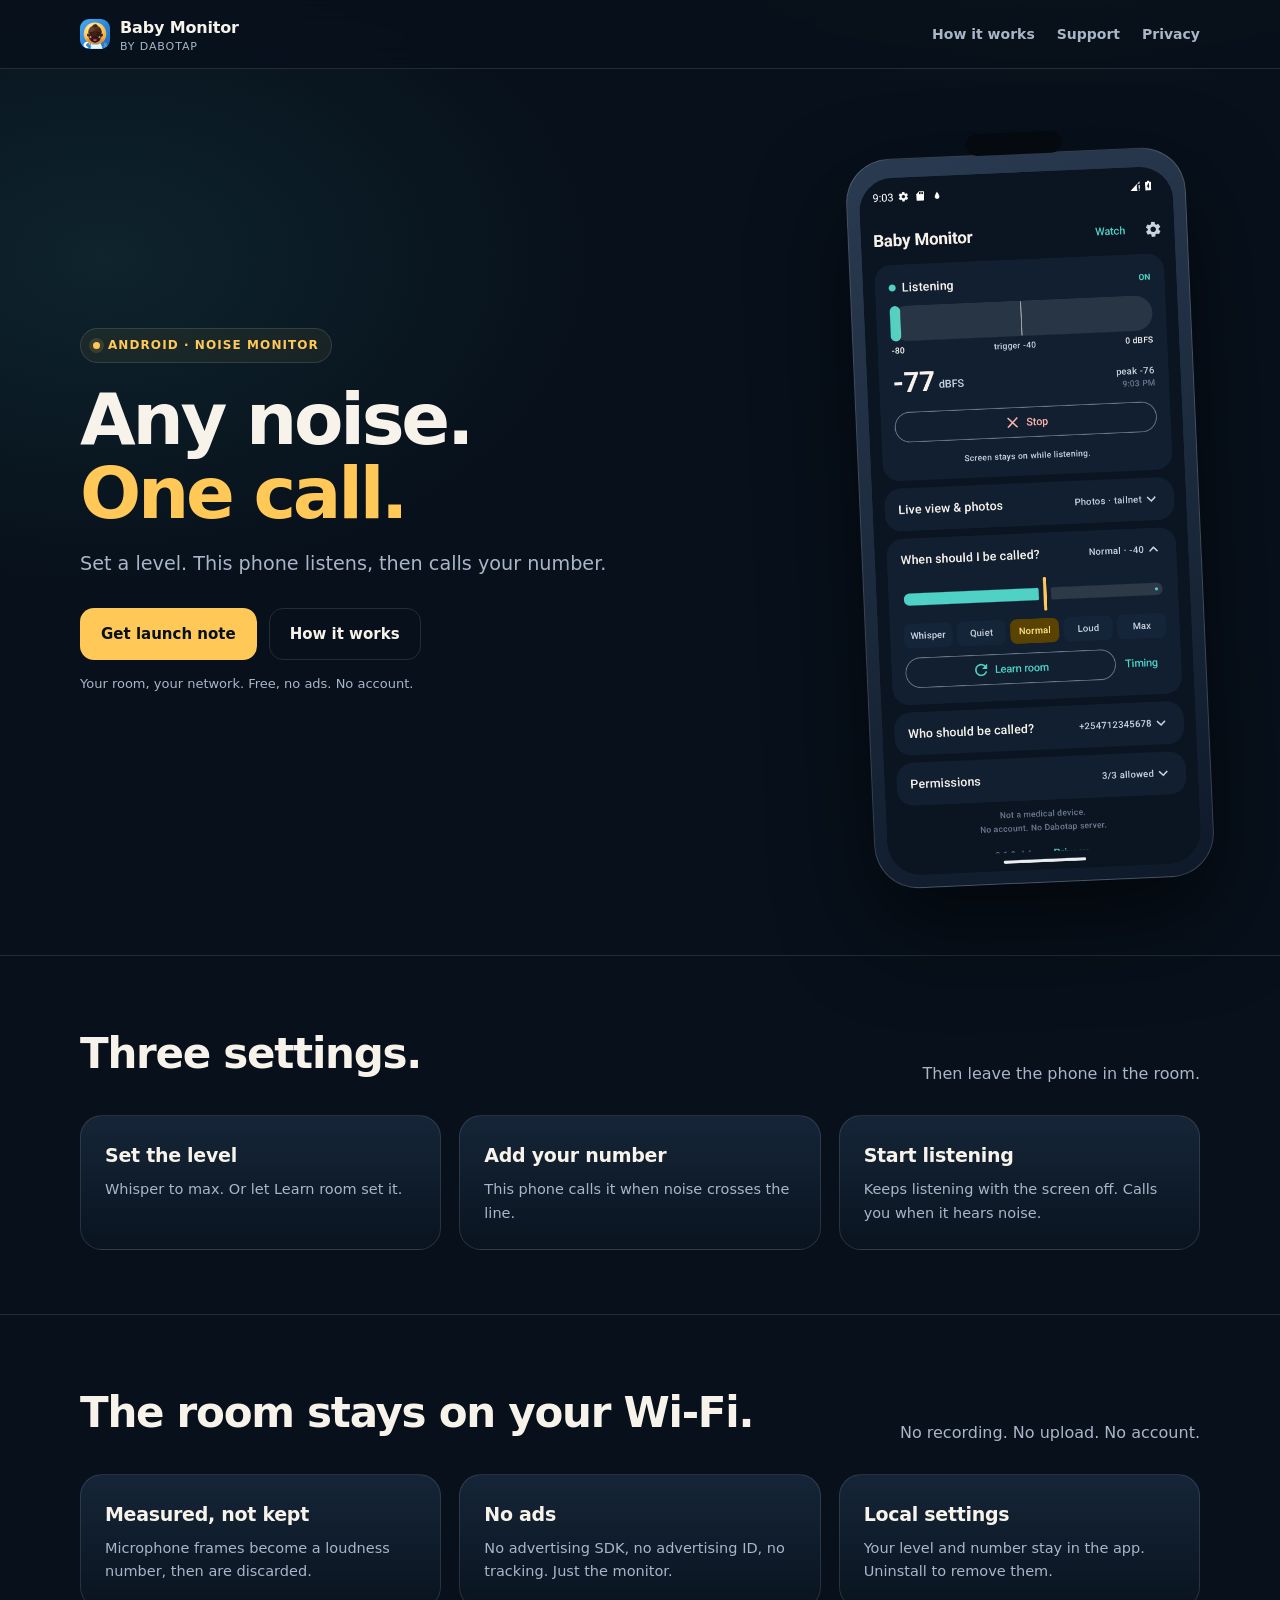
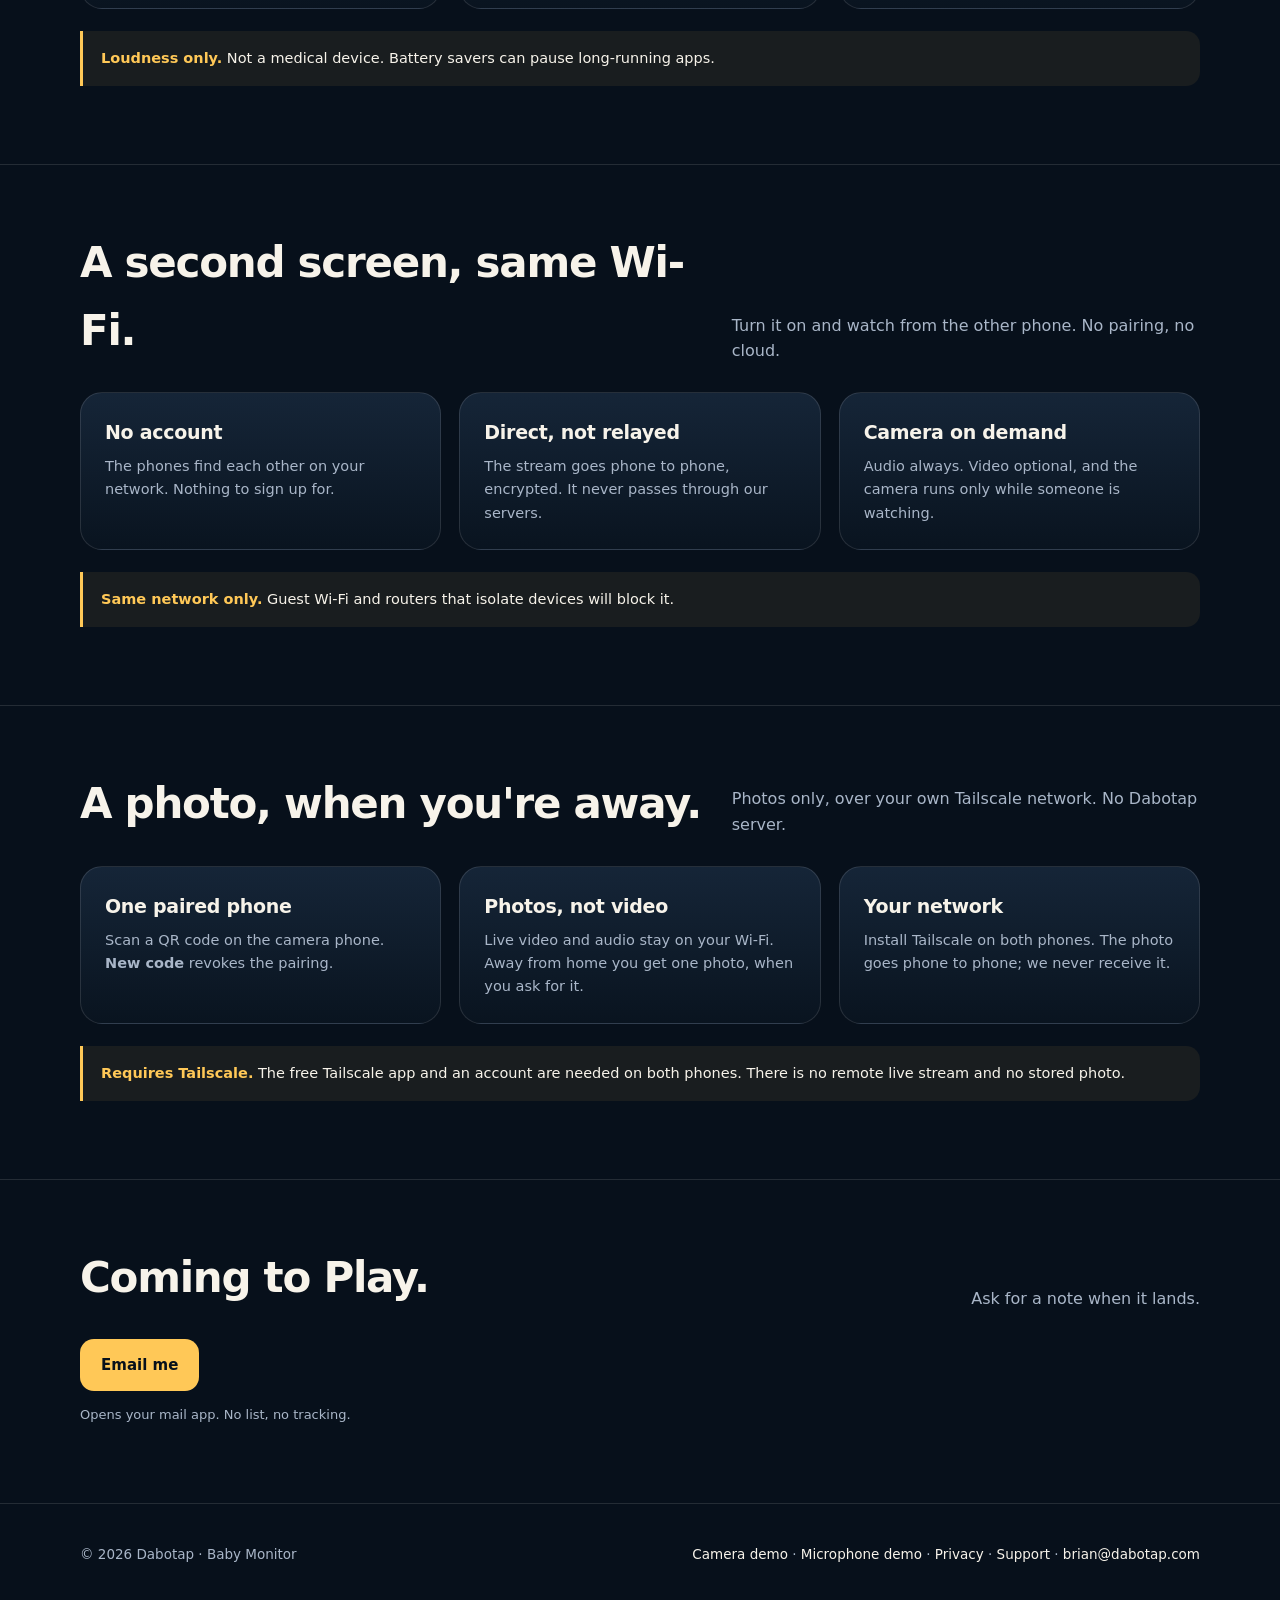
<file: index.html>
<!doctype html>
<html lang="en">
<head>
  <meta charset="utf-8">
  <meta name="viewport" content="width=device-width, initial-scale=1">
  <title>Baby Monitor — any noise, one call</title>
  <meta name="description" content="Baby Monitor is an Android noise monitor. Set a level; this phone listens and calls your number when the room gets loud. Optional live view on your Wi-Fi, and optional remote photos over your own Tailscale network — free, no ads, no account and no Dabotap server.">
  <meta name="theme-color" content="#0B1522">
  <link rel="icon" href="icon.svg" type="image/svg+xml">
  <link rel="stylesheet" href="styles.css">
  <meta property="og:title" content="Baby Monitor">
  <meta property="og:description" content="Any noise. One call. A free, ad-free Android baby monitor with an optional second screen on your own Wi-Fi, and remote photos over your own Tailscale network.">
  <meta property="og:type" content="website">
  <meta property="og:url" content="https://monitor.dabotap.com/">
</head>
<body>
  <header class="site">
    <div class="wrap nav">
      <a class="brand" href="/">
        <img src="icon.svg" alt="">
        <span>Baby Monitor<small>by Dabotap</small></span>
      </a>
      <nav class="links" aria-label="Primary">
        <a href="#how">How it works</a>
        <a href="support.html">Support</a>
        <a href="privacy.html">Privacy</a>
      </nav>
    </div>
  </header>

  <main>
    <div class="wrap hero">
      <div>
        <span class="eyebrow"><span class="dot"></span> Android · noise monitor</span>
        <h1>Any noise.<br><em>One call.</em></h1>
        <p class="lede">Set a level. This phone listens, then calls your number.</p>
        <div class="actions">
          <a class="btn primary" href="mailto:brian@dabotap.com?subject=Baby Monitor%20launch%20note">Get launch note</a>
          <a class="btn ghost" href="#how">How it works</a>
        </div>
        <p class="fineprint">Your room, your network. Free, no ads. No account.</p>
      </div>
      <div class="phone">
        <div class="notch" aria-hidden="true"></div>
        <img src="screenshots/home.png" alt="Baby Monitor listening screen with a live noise level and trigger level">
      </div>
    </div>

    <section id="how">
      <div class="wrap">
        <div class="section-head">
          <h2>Three settings.</h2>
          <p>Then leave the phone in the room.</p>
        </div>
        <div class="grid">
          <article class="card">
            <h3>Set the level</h3>
            <p>Whisper to max. Or let Learn room set it.</p>
          </article>
          <article class="card">
            <h3>Add your number</h3>
            <p>This phone calls it when noise crosses the line.</p>
          </article>
          <article class="card">
            <h3>Start listening</h3>
            <p>Keeps listening with the screen off. Calls you when it hears noise.</p>
          </article>
        </div>
      </div>
    </section>

    <section>
      <div class="wrap">
        <div class="section-head">
          <h2>The room stays on your Wi-Fi.</h2>
          <p>No recording. No upload. No account.</p>
        </div>
        <div class="grid">
          <article class="card">
            <h3>Measured, not kept</h3>
            <p>Microphone frames become a loudness number, then are discarded.</p>
          </article>
          <article class="card">
            <h3>No ads</h3>
            <p>No advertising SDK, no advertising ID, no tracking. Just the monitor.</p>
          </article>
          <article class="card">
            <h3>Local settings</h3>
            <p>Your level and number stay in the app. Uninstall to remove them.</p>
          </article>
        </div>
        <p class="note mt-22"><strong>Loudness only.</strong> Not a medical device. Battery savers can pause long-running apps.</p>
      </div>
    </section>

    <section id="live-view">
      <div class="wrap">
        <div class="section-head">
          <h2>A second screen, same Wi-Fi.</h2>
          <p>Turn it on and watch from the other phone. No pairing, no cloud.</p>
        </div>
        <div class="grid">
          <article class="card">
            <h3>No account</h3>
            <p>The phones find each other on your network. Nothing to sign up for.</p>
          </article>
          <article class="card">
            <h3>Direct, not relayed</h3>
            <p>The stream goes phone to phone, encrypted. It never passes through our servers.</p>
          </article>
          <article class="card">
            <h3>Camera on demand</h3>
            <p>Audio always. Video optional, and the camera runs only while someone is watching.</p>
          </article>
        </div>
        <p class="note mt-22"><strong>Same network only.</strong> Guest Wi-Fi and routers that isolate devices will block it.</p>
      </div>
    </section>

    <section id="remote-photos">
      <div class="wrap">
        <div class="section-head">
          <h2>A photo, when you're away.</h2>
          <p>Photos only, over your own Tailscale network. No Dabotap server.</p>
        </div>
        <div class="grid">
          <article class="card">
            <h3>One paired phone</h3>
            <p>Scan a QR code on the camera phone. <strong>New code</strong> revokes the pairing.</p>
          </article>
          <article class="card">
            <h3>Photos, not video</h3>
            <p>Live video and audio stay on your Wi-Fi. Away from home you get one photo, when you ask for it.</p>
          </article>
          <article class="card">
            <h3>Your network</h3>
            <p>Install Tailscale on both phones. The photo goes phone to phone; we never receive it.</p>
          </article>
        </div>
        <p class="note mt-22"><strong>Requires Tailscale.</strong> The free Tailscale app and an account are needed on both phones. There is no remote live stream and no stored photo.</p>
      </div>
    </section>

    <section id="early-access">
      <div class="wrap">
        <div class="section-head">
          <h2>Coming to Play.</h2>
          <p>Ask for a note when it lands.</p>
        </div>
        <div class="actions">
          <a class="btn primary" href="mailto:brian@dabotap.com?subject=Baby Monitor%20launch%20note">Email me</a>
        </div>
        <p class="fineprint">Opens your mail app. No list, no tracking.</p>
      </div>
    </section>
  </main>

  <footer class="site">
    <div class="wrap footer-row">
      <span>© 2026 Dabotap · Baby Monitor</span>
      <span>
        <a href="fgs-camera.html">Camera demo</a> ·
        <a href="fgs-microphone.html">Microphone demo</a> ·
        <a href="privacy.html">Privacy</a> ·
        <a href="support.html">Support</a> ·
        <a href="mailto:brian@dabotap.com">brian@dabotap.com</a>
      </span>
    </div>
  </footer>
</body>
</html>
</file>
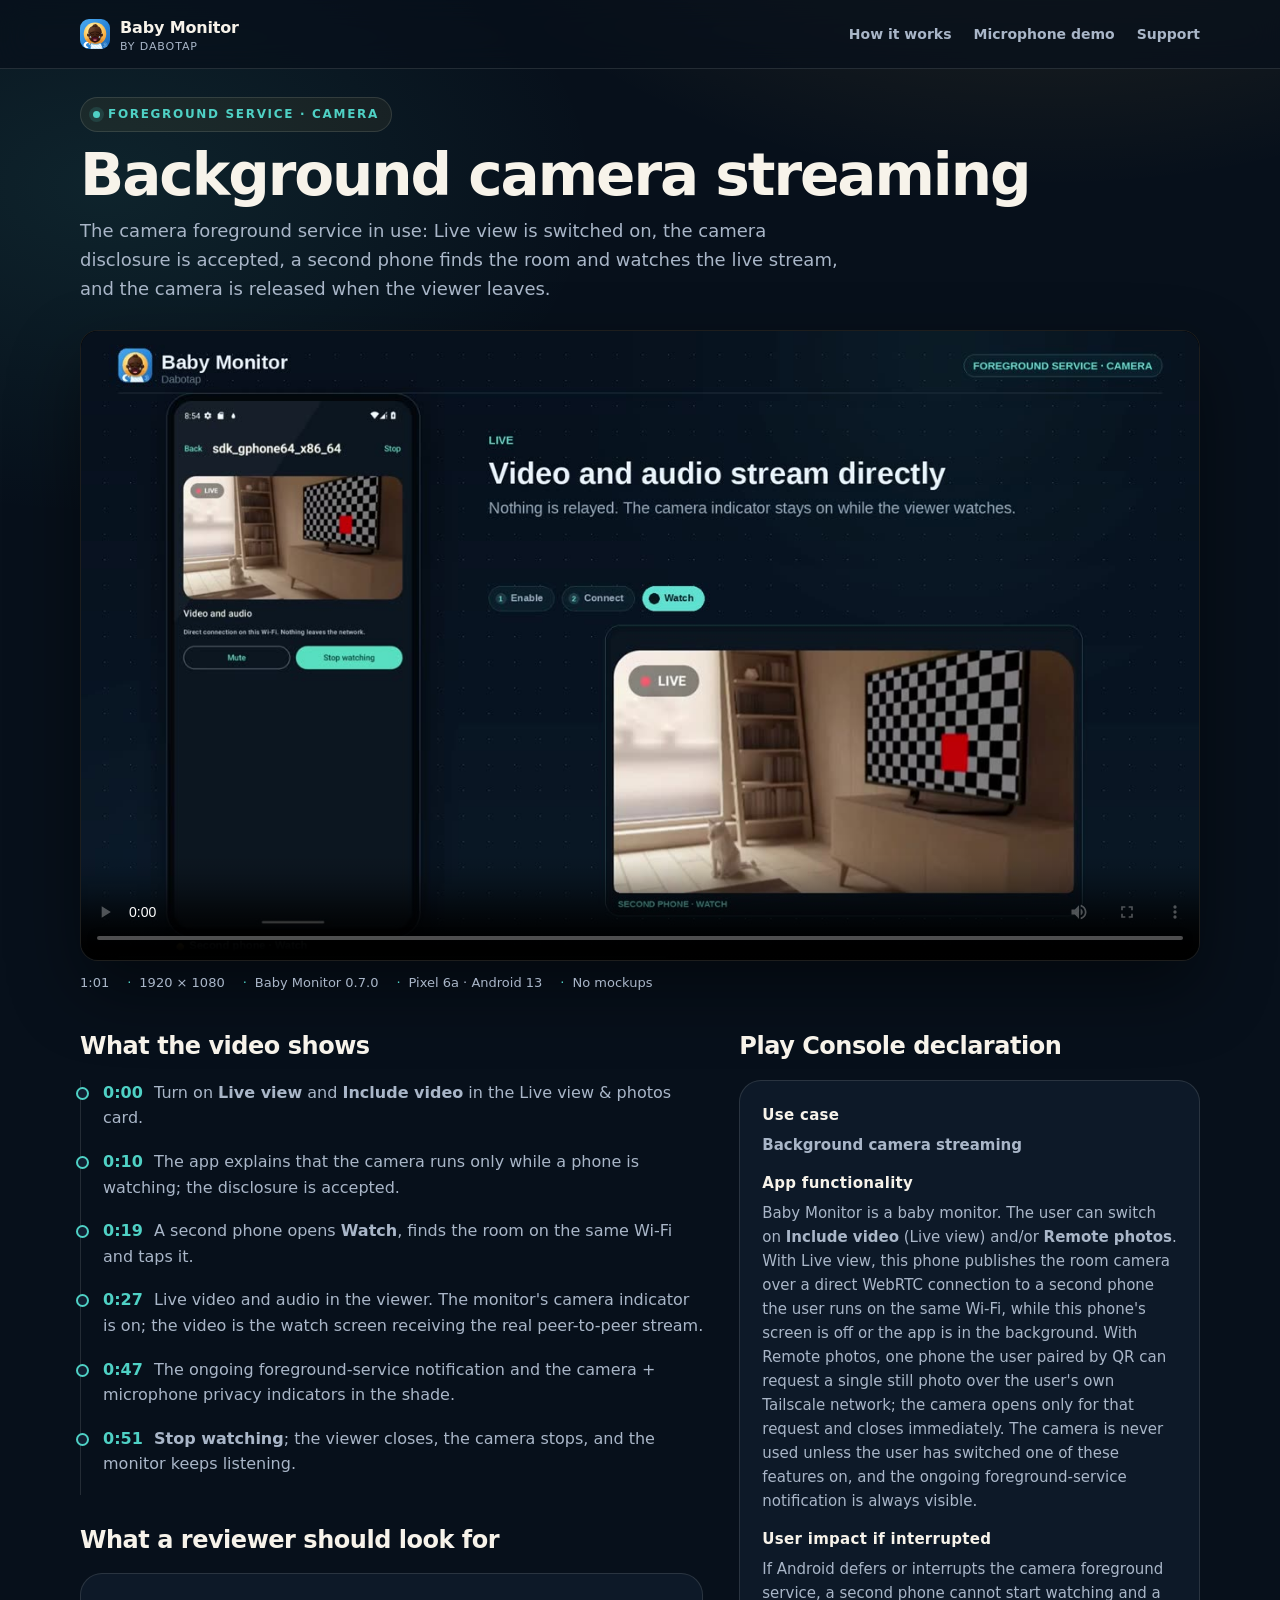
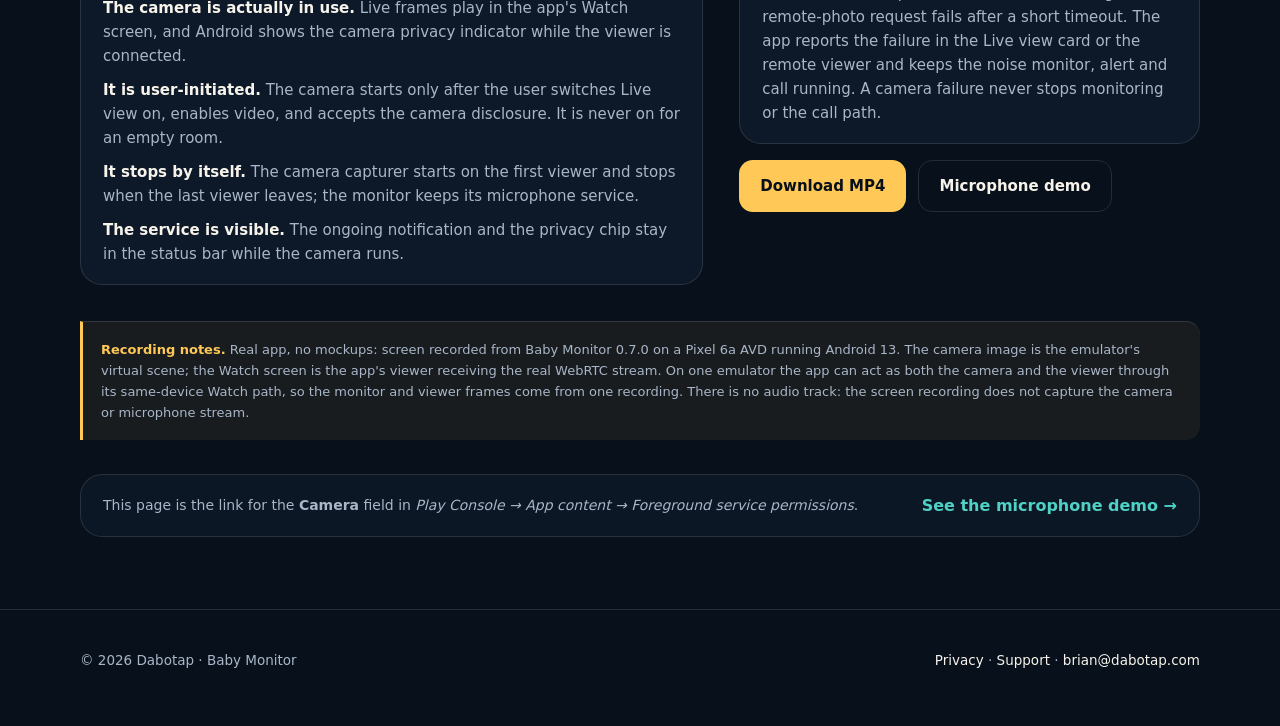
<file: fgs-camera.html>
<!doctype html>
<html lang="en">
<head>
  <meta charset="utf-8">
  <meta name="viewport" content="width=device-width, initial-scale=1">
  <title>Foreground service demo — camera · Baby Monitor</title>
  <meta name="description" content="Screen recording of Baby Monitor using the FOREGROUND_SERVICE_CAMERA type: Live view, camera disclosure, a second phone watching, the camera privacy indicator and the ongoing notification.">
  <meta name="theme-color" content="#0B1522">
  <link rel="icon" href="icon.svg" type="image/svg+xml">
  <link rel="stylesheet" href="styles.css">
  <link rel="stylesheet" href="demo.css">
  <meta property="og:title" content="Baby Monitor — background camera streaming demo">
  <meta property="og:description" content="A real screen recording of the camera foreground service: Live view, a second phone watching, the camera indicator and the pinned notification.">
  <meta property="og:type" content="video.other">
  <meta property="og:url" content="https://monitor.dabotap.com/fgs-camera.html">
  <meta property="og:video" content="https://monitor.dabotap.com/videos/fgs-camera.mp4?v=2">
</head>
<body>
  <header class="site">
    <div class="wrap nav">
      <a class="brand" href="/">
        <img src="icon.svg" alt="">
        <span>Baby Monitor<small>by Dabotap</small></span>
      </a>
      <nav class="links" aria-label="Primary">
        <a href="/#how">How it works</a>
        <a href="fgs-microphone.html">Microphone demo</a>
        <a href="support.html">Support</a>
      </nav>
    </div>
  </header>

  <main class="wrap demo">
    <span class="eyebrow"><span class="dot"></span> Foreground service · Camera</span>
    <h1>Background camera streaming</h1>
    <p class="lede">The camera foreground service in use: Live view is switched on, the camera disclosure is accepted, a second phone finds the room and watches the live stream, and the camera is released when the viewer leaves.</p>

    <figure class="player">
      <video controls playsinline preload="metadata" poster="videos/fgs-camera-poster.jpg?v=2">
        <source src="videos/fgs-camera.mp4?v=2" type="video/mp4">
        Your browser cannot play this video. <a href="videos/fgs-camera.mp4?v=2">Download the MP4</a>.
      </video>
    </figure>
    <p class="meta"><span>1:01</span><span>1920 × 1080</span><span>Baby Monitor 0.7.0</span><span>Pixel 6a · Android 13</span><span>No mockups</span></p>

    <div class="cols">
      <div>
        <h2>What the video shows</h2>
        <ol class="timeline">
          <li><b>0:00</b> Turn on <strong>Live view</strong> and <strong>Include video</strong> in the Live view &amp; photos card.</li>
          <li><b>0:10</b> The app explains that the camera runs only while a phone is watching; the disclosure is accepted.</li>
          <li><b>0:19</b> A second phone opens <strong>Watch</strong>, finds the room on the same Wi-Fi and taps it.</li>
          <li><b>0:27</b> Live video and audio in the viewer. The monitor's camera indicator is on; the video is the watch screen receiving the real peer-to-peer stream.</li>
          <li><b>0:47</b> The ongoing foreground-service notification and the camera + microphone privacy indicators in the shade.</li>
          <li><b>0:51</b> <strong>Stop watching</strong>; the viewer closes, the camera stops, and the monitor keeps listening.</li>
        </ol>

        <h2 style="margin-top:26px">What a reviewer should look for</h2>
        <div class="panel">
          <p><span class="k">The camera is actually in use.</span> Live frames play in the app's Watch screen, and Android shows the camera privacy indicator while the viewer is connected.</p>
          <p><span class="k">It is user-initiated.</span> The camera starts only after the user switches Live view on, enables video, and accepts the camera disclosure. It is never on for an empty room.</p>
          <p><span class="k">It stops by itself.</span> The camera capturer starts on the first viewer and stops when the last viewer leaves; the monitor keeps its microphone service.</p>
          <p><span class="k">The service is visible.</span> The ongoing notification and the privacy chip stay in the status bar while the camera runs.</p>
        </div>
      </div>

      <aside>
        <h2>Play Console declaration</h2>
        <div class="panel">
          <h3>Use case</h3>
          <p><strong>Background camera streaming</strong></p>
          <h3 style="margin-top:14px">App functionality</h3>
          <p>Baby Monitor is a baby monitor. The user can switch on <strong>Include video</strong> (Live view) and/or <strong>Remote photos</strong>. With Live view, this phone publishes the room camera over a direct WebRTC connection to a second phone the user runs on the same Wi-Fi, while this phone's screen is off or the app is in the background. With Remote photos, one phone the user paired by QR can request a single still photo over the user's own Tailscale network; the camera opens only for that request and closes immediately. The camera is never used unless the user has switched one of these features on, and the ongoing foreground-service notification is always visible.</p>
          <h3 style="margin-top:14px">User impact if interrupted</h3>
          <p>If Android defers or interrupts the camera foreground service, a second phone cannot start watching and a remote-photo request fails after a short timeout. The app reports the failure in the Live view card or the remote viewer and keeps the noise monitor, alert and call running. A camera failure never stops monitoring or the call path.</p>
        </div>
        <div class="actions" style="margin-top:16px;margin-bottom:0">
          <a class="btn primary" href="videos/fgs-camera.mp4?v=2" download>Download MP4</a>
          <a class="btn ghost" href="fgs-microphone.html">Microphone demo</a>
        </div>
      </aside>
    </div>

    <p class="note"><strong>Recording notes.</strong> Real app, no mockups: screen recorded from Baby Monitor 0.7.0 on a Pixel 6a AVD running Android 13. The camera image is the emulator's virtual scene; the Watch screen is the app's viewer receiving the real WebRTC stream. On one emulator the app can act as both the camera and the viewer through its same-device Watch path, so the monitor and viewer frames come from one recording. There is no audio track: the screen recording does not capture the camera or microphone stream.</p>

    <div class="other">
      <p>This page is the link for the <strong>Camera</strong> field in <em>Play Console → App content → Foreground service permissions</em>.</p>
      <a href="fgs-microphone.html">See the microphone demo →</a>
    </div>
  </main>

  <footer class="site">
    <div class="wrap footer-row">
      <span>© 2026 Dabotap · Baby Monitor</span>
      <span>
        <a href="privacy.html">Privacy</a> ·
        <a href="support.html">Support</a> ·
        <a href="mailto:brian@dabotap.com">brian@dabotap.com</a>
      </span>
    </div>
  </footer>
</body>
</html>
</file>
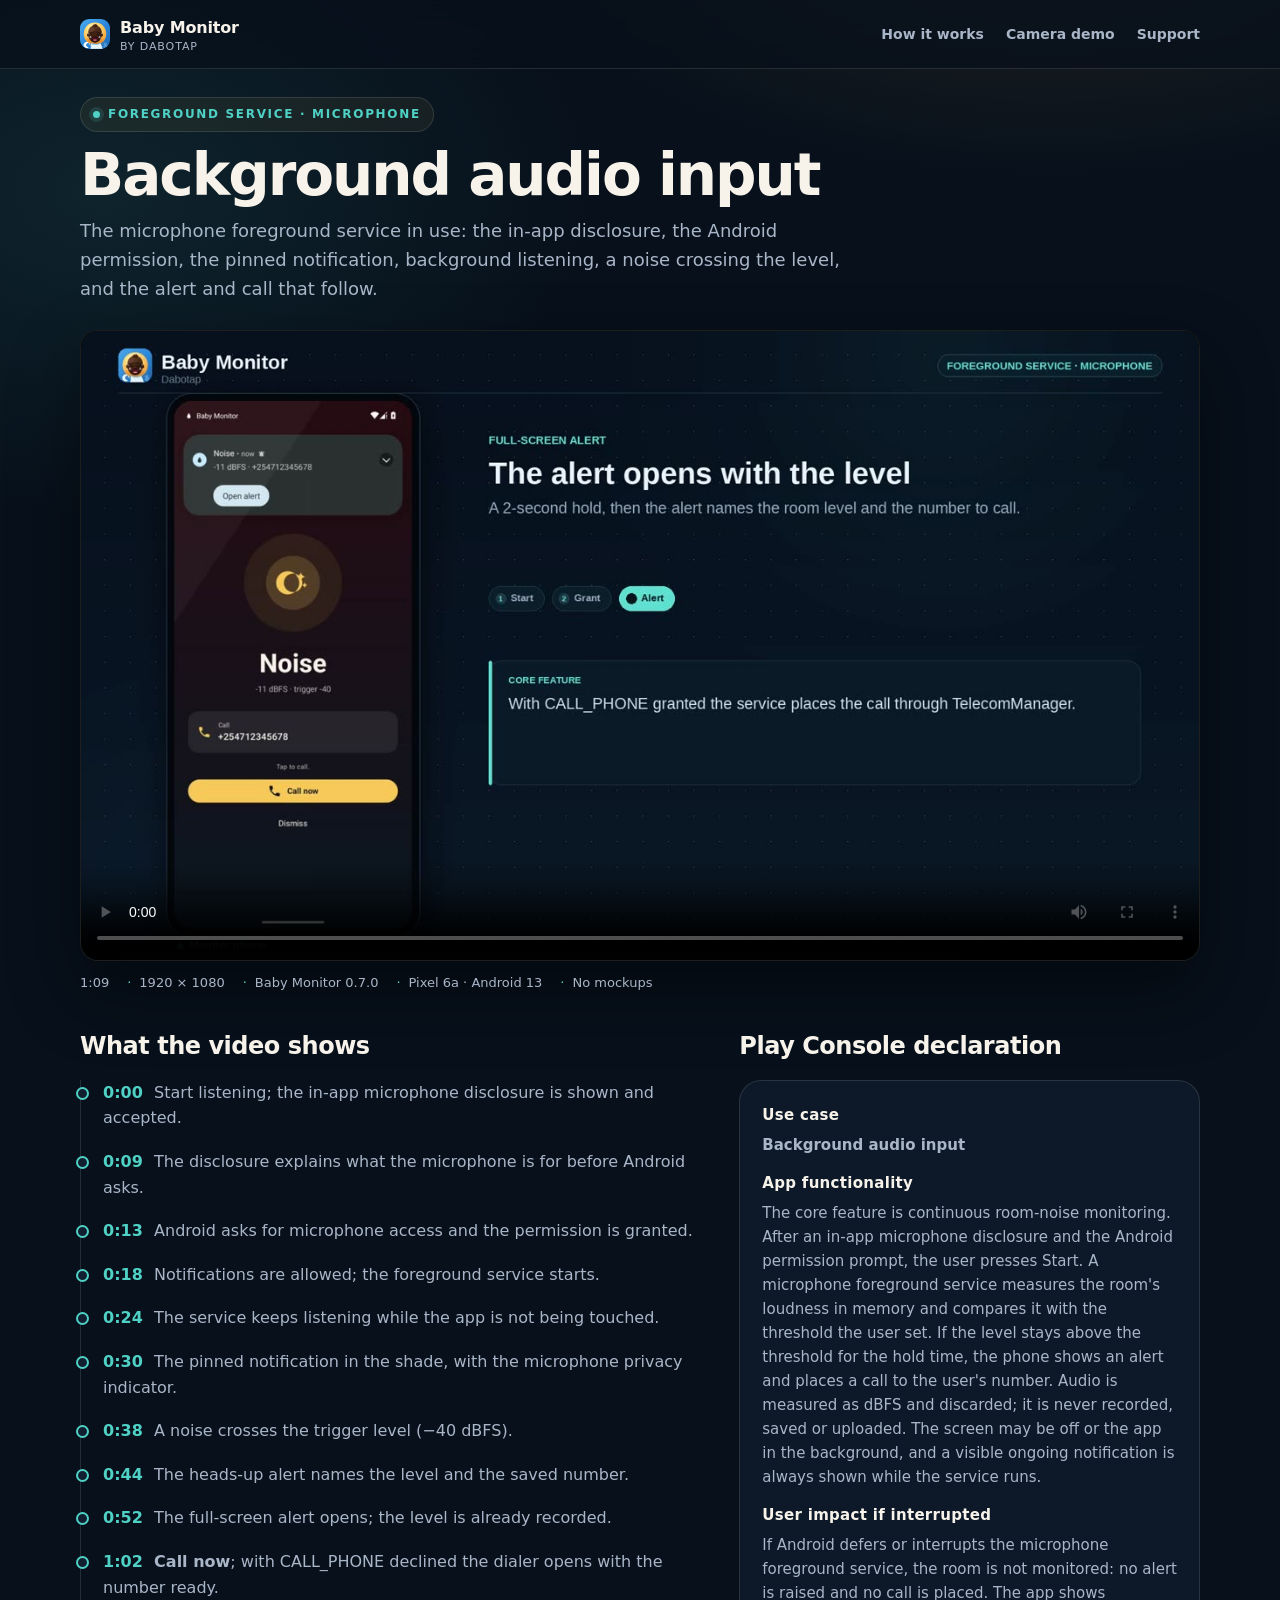
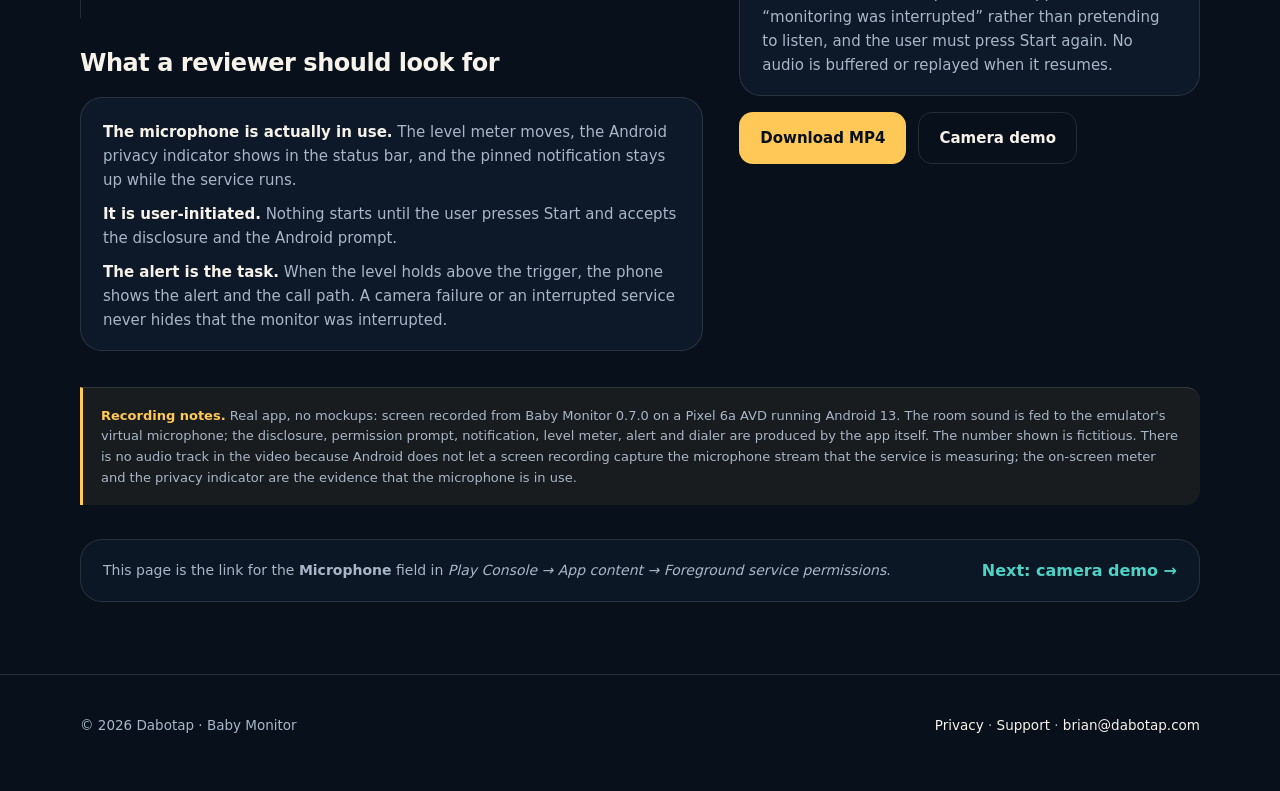
<file: fgs-microphone.html>
<!doctype html>
<html lang="en">
<head>
  <meta charset="utf-8">
  <meta name="viewport" content="width=device-width, initial-scale=1">
  <title>Foreground service demo — microphone · Baby Monitor</title>
  <meta name="description" content="Screen recording of Baby Monitor using the FOREGROUND_SERVICE_MICROPHONE type: disclosure, permission, ongoing notification, background listening, noise alert and call.">
  <meta name="theme-color" content="#0B1522">
  <link rel="icon" href="icon.svg" type="image/svg+xml">
  <link rel="stylesheet" href="styles.css">
  <link rel="stylesheet" href="demo.css">
  <meta property="og:title" content="Baby Monitor — background audio input demo">
  <meta property="og:description" content="A real screen recording of the microphone foreground service: disclosure, permission, pinned notification, alert and call.">
  <meta property="og:type" content="video.other">
  <meta property="og:url" content="https://monitor.dabotap.com/fgs-microphone.html">
  <meta property="og:video" content="https://monitor.dabotap.com/videos/fgs-microphone.mp4?v=2">
</head>
<body>
  <header class="site">
    <div class="wrap nav">
      <a class="brand" href="/">
        <img src="icon.svg" alt="">
        <span>Baby Monitor<small>by Dabotap</small></span>
      </a>
      <nav class="links" aria-label="Primary">
        <a href="/#how">How it works</a>
        <a href="fgs-camera.html">Camera demo</a>
        <a href="support.html">Support</a>
      </nav>
    </div>
  </header>

  <main class="wrap demo">
    <span class="eyebrow"><span class="dot"></span> Foreground service · Microphone</span>
    <h1>Background audio input</h1>
    <p class="lede">The microphone foreground service in use: the in-app disclosure, the Android permission, the pinned notification, background listening, a noise crossing the level, and the alert and call that follow.</p>

    <figure class="player">
      <video controls playsinline preload="metadata" poster="videos/fgs-microphone-poster.jpg?v=2">
        <source src="videos/fgs-microphone.mp4?v=2" type="video/mp4">
        Your browser cannot play this video. <a href="videos/fgs-microphone.mp4?v=2">Download the MP4</a>.
      </video>
    </figure>
    <p class="meta"><span>1:09</span><span>1920 × 1080</span><span>Baby Monitor 0.7.0</span><span>Pixel 6a · Android 13</span><span>No mockups</span></p>

    <div class="cols">
      <div>
        <h2>What the video shows</h2>
        <ol class="timeline">
          <li><b>0:00</b> Start listening; the in-app microphone disclosure is shown and accepted.</li>
          <li><b>0:09</b> The disclosure explains what the microphone is for before Android asks.</li>
          <li><b>0:13</b> Android asks for microphone access and the permission is granted.</li>
          <li><b>0:18</b> Notifications are allowed; the foreground service starts.</li>
          <li><b>0:24</b> The service keeps listening while the app is not being touched.</li>
          <li><b>0:30</b> The pinned notification in the shade, with the microphone privacy indicator.</li>
          <li><b>0:38</b> A noise crosses the trigger level (−40 dBFS).</li>
          <li><b>0:44</b> The heads-up alert names the level and the saved number.</li>
          <li><b>0:52</b> The full-screen alert opens; the level is already recorded.</li>
          <li><b>1:02</b> <strong>Call now</strong>; with CALL_PHONE declined the dialer opens with the number ready.</li>
        </ol>

        <h2 style="margin-top:26px">What a reviewer should look for</h2>
        <div class="panel">
          <p><span class="k">The microphone is actually in use.</span> The level meter moves, the Android privacy indicator shows in the status bar, and the pinned notification stays up while the service runs.</p>
          <p><span class="k">It is user-initiated.</span> Nothing starts until the user presses Start and accepts the disclosure and the Android prompt.</p>
          <p><span class="k">The alert is the task.</span> When the level holds above the trigger, the phone shows the alert and the call path. A camera failure or an interrupted service never hides that the monitor was interrupted.</p>
        </div>
      </div>

      <aside>
        <h2>Play Console declaration</h2>
        <div class="panel">
          <h3>Use case</h3>
          <p><strong>Background audio input</strong></p>
          <h3 style="margin-top:14px">App functionality</h3>
          <p>The core feature is continuous room-noise monitoring. After an in-app microphone disclosure and the Android permission prompt, the user presses Start. A microphone foreground service measures the room's loudness in memory and compares it with the threshold the user set. If the level stays above the threshold for the hold time, the phone shows an alert and places a call to the user's number. Audio is measured as dBFS and discarded; it is never recorded, saved or uploaded. The screen may be off or the app in the background, and a visible ongoing notification is always shown while the service runs.</p>
          <h3 style="margin-top:14px">User impact if interrupted</h3>
          <p>If Android defers or interrupts the microphone foreground service, the room is not monitored: no alert is raised and no call is placed. The app shows “monitoring was interrupted” rather than pretending to listen, and the user must press Start again. No audio is buffered or replayed when it resumes.</p>
        </div>
        <div class="actions" style="margin-top:16px;margin-bottom:0">
          <a class="btn primary" href="videos/fgs-microphone.mp4?v=2" download>Download MP4</a>
          <a class="btn ghost" href="fgs-camera.html">Camera demo</a>
        </div>
      </aside>
    </div>

    <p class="note"><strong>Recording notes.</strong> Real app, no mockups: screen recorded from Baby Monitor 0.7.0 on a Pixel 6a AVD running Android 13. The room sound is fed to the emulator's virtual microphone; the disclosure, permission prompt, notification, level meter, alert and dialer are produced by the app itself. The number shown is fictitious. There is no audio track in the video because Android does not let a screen recording capture the microphone stream that the service is measuring; the on-screen meter and the privacy indicator are the evidence that the microphone is in use.</p>

    <div class="other">
      <p>This page is the link for the <strong>Microphone</strong> field in <em>Play Console → App content → Foreground service permissions</em>.</p>
      <a href="fgs-camera.html">Next: camera demo →</a>
    </div>
  </main>

  <footer class="site">
    <div class="wrap footer-row">
      <span>© 2026 Dabotap · Baby Monitor</span>
      <span>
        <a href="privacy.html">Privacy</a> ·
        <a href="support.html">Support</a> ·
        <a href="mailto:brian@dabotap.com">brian@dabotap.com</a>
      </span>
    </div>
  </footer>
</body>
</html>
</file>
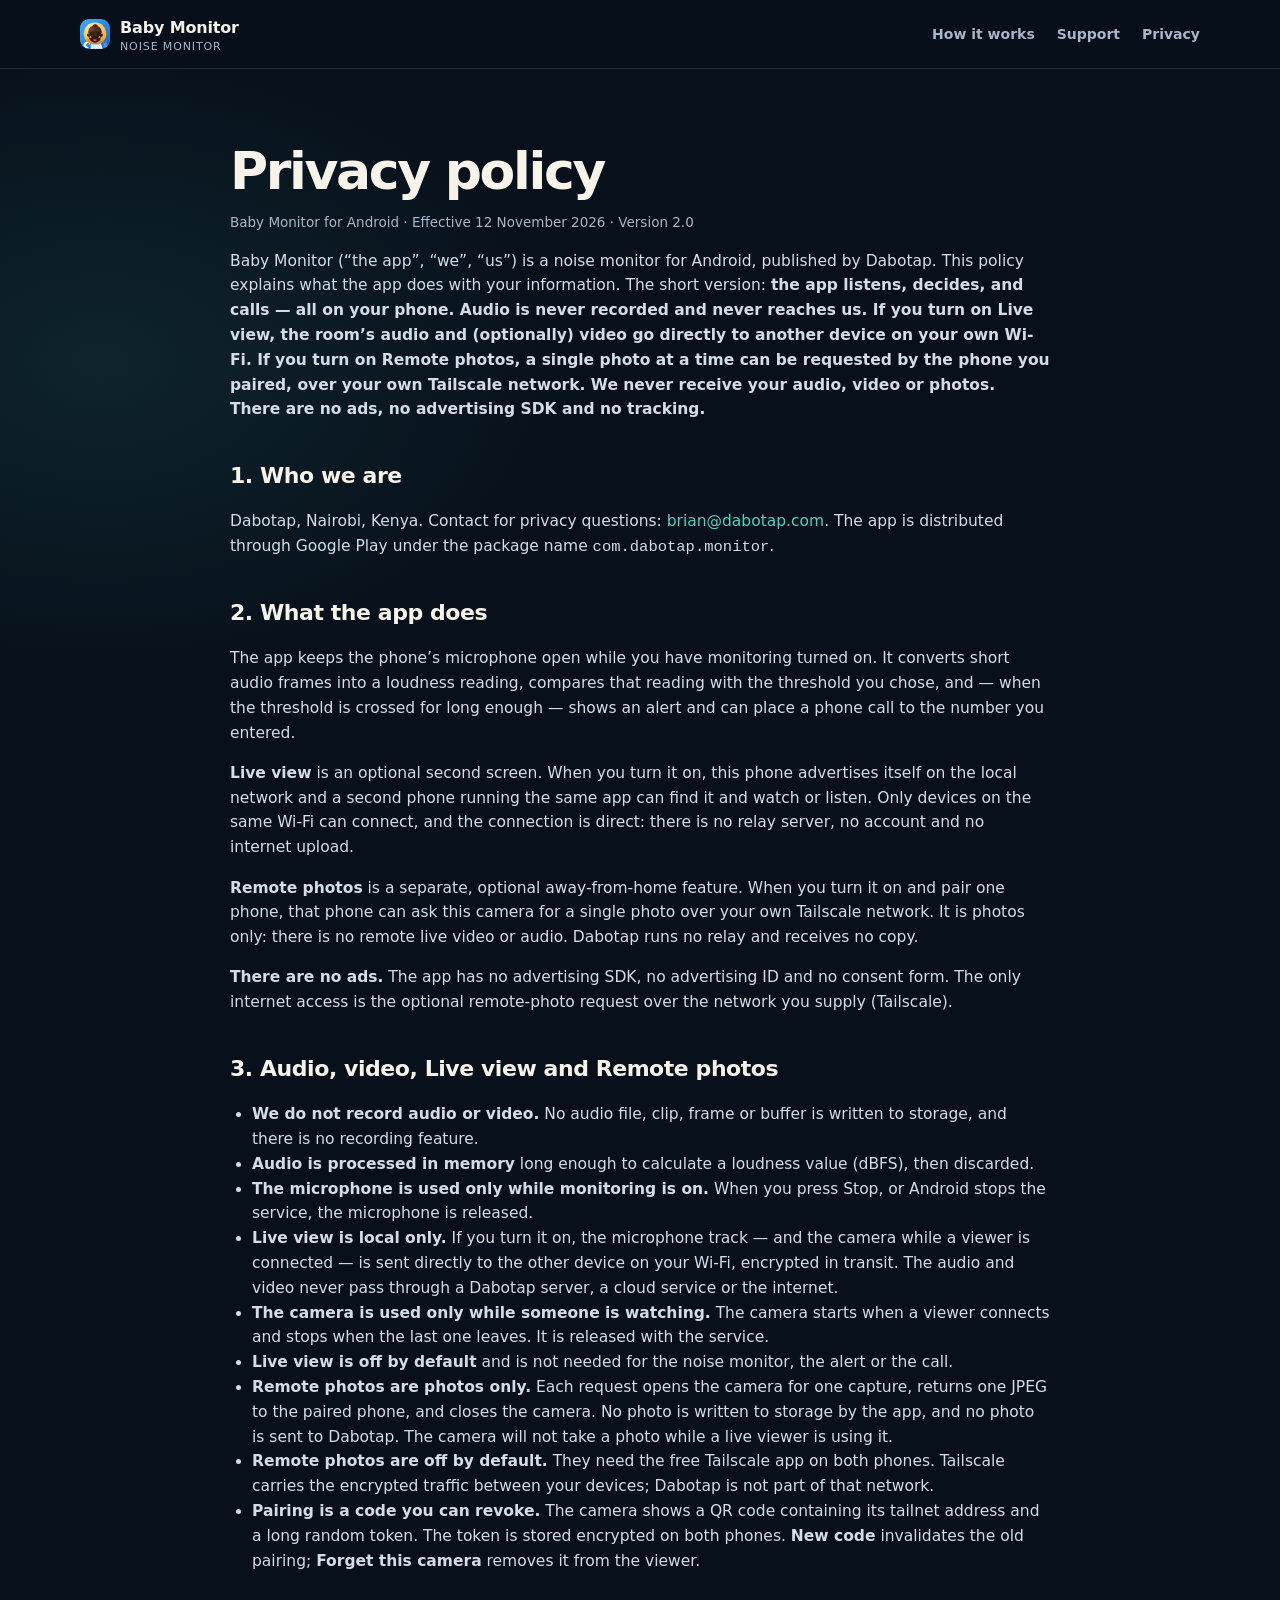
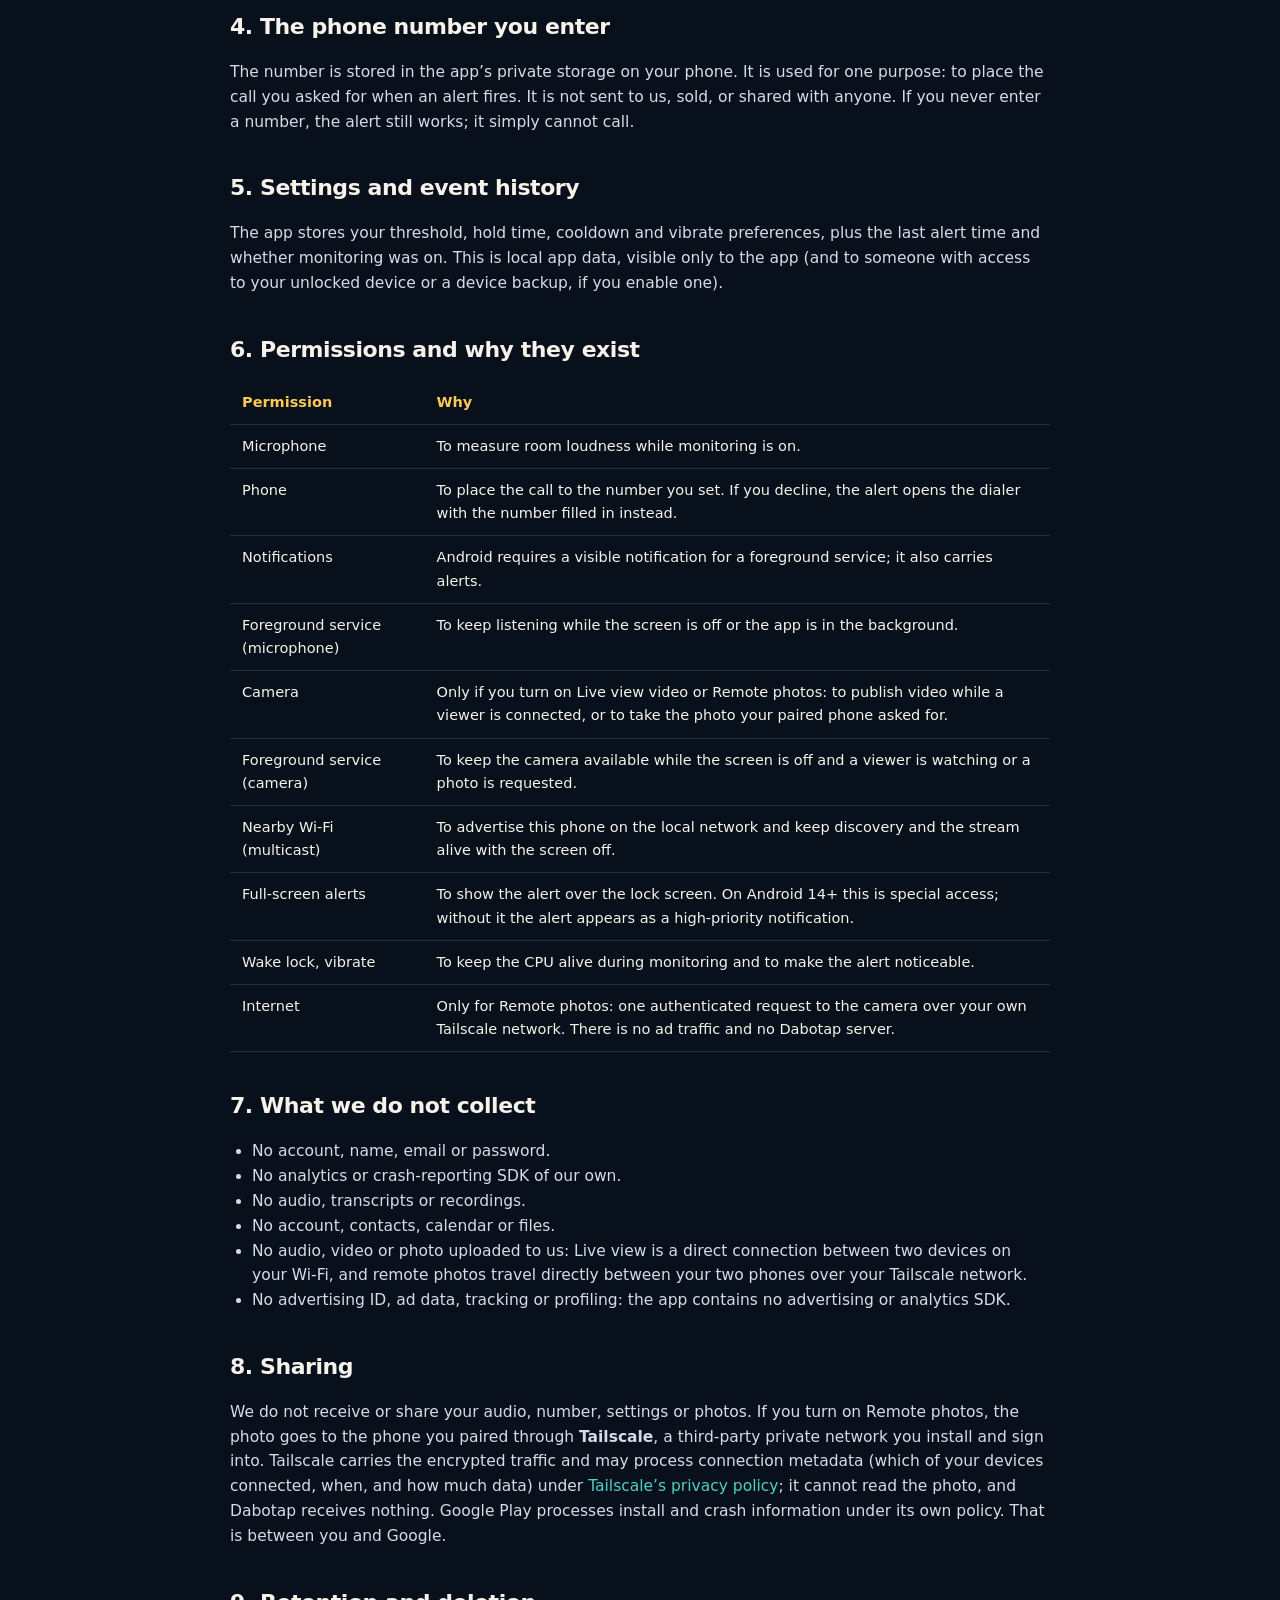
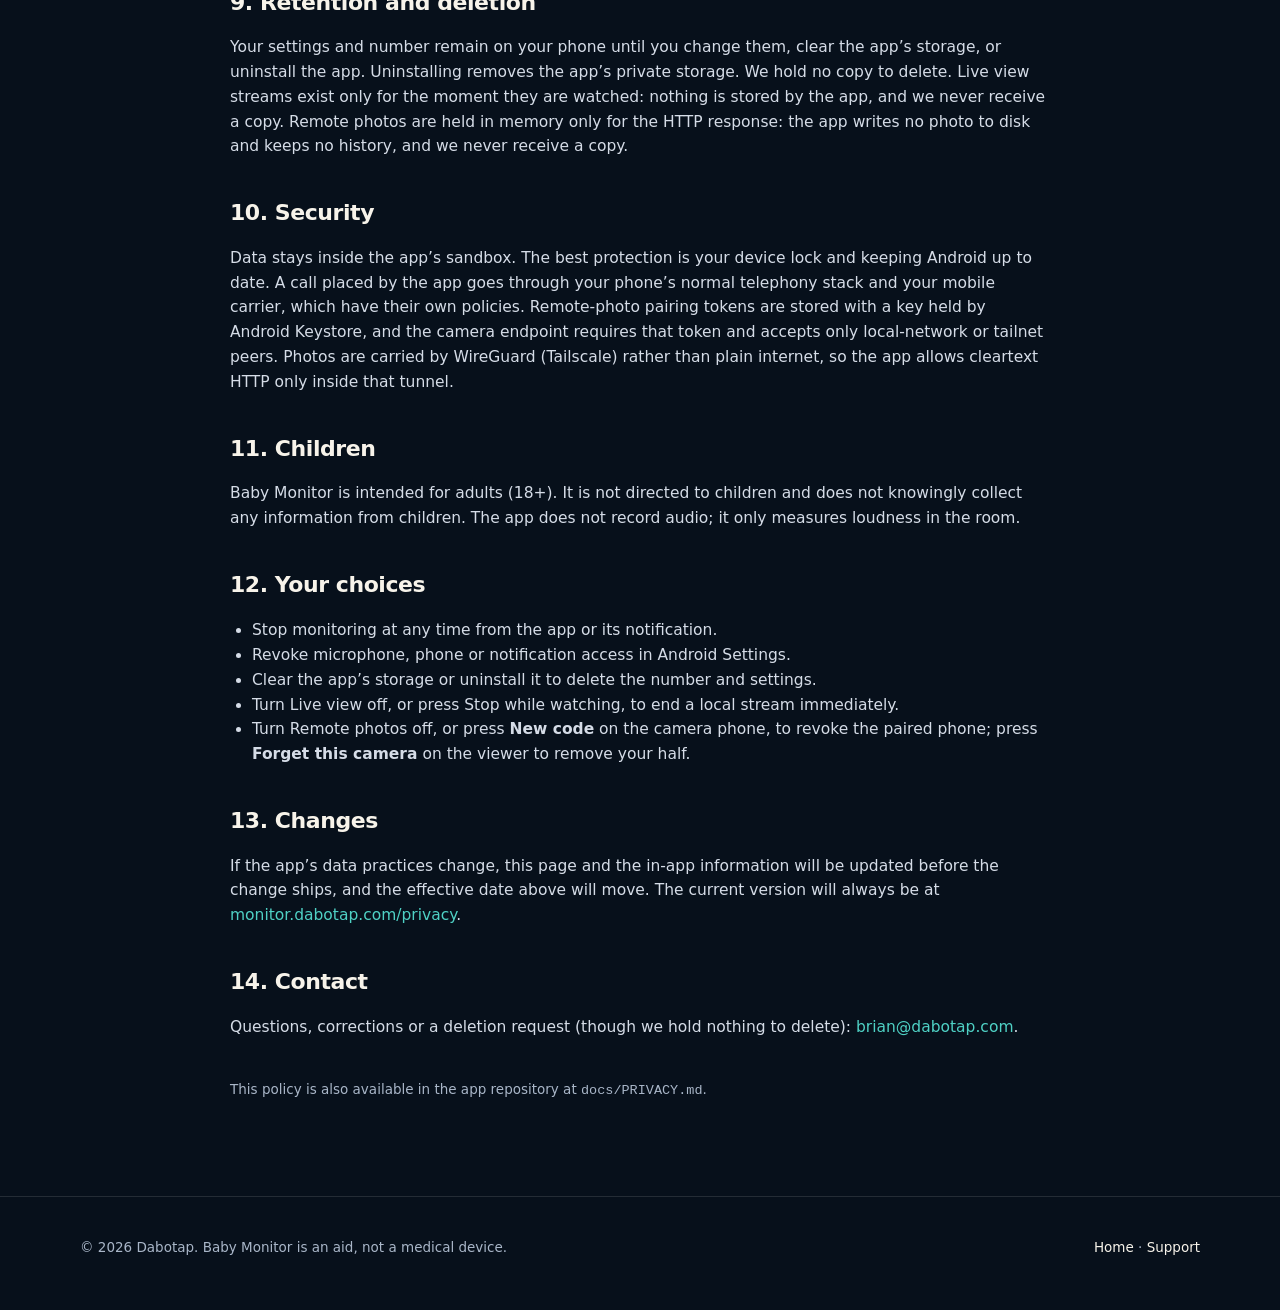
<file: privacy.html>
<!doctype html>
<html lang="en">
<head>
  <meta charset="utf-8">
  <meta name="viewport" content="width=device-width, initial-scale=1">
  <title>Privacy policy — Baby Monitor</title>
  <meta name="description" content="How Baby Monitor handles microphone audio, optional local-network live view, remote photos over your own Tailscale network, and the phone number you set: never recorded, never uploaded.">
  <meta name="theme-color" content="#0B1522">
  <link rel="icon" href="icon.svg" type="image/svg+xml">
  <link rel="stylesheet" href="styles.css">
</head>
<body>
  <header class="site">
    <div class="wrap nav">
      <a class="brand" href="/">
        <img src="icon.svg" alt="">
        <span>Baby Monitor<small>Noise monitor</small></span>
      </a>
      <nav class="links" aria-label="Primary">
        <a href="index.html#how">How it works</a>
        <a href="support.html">Support</a>
        <a href="privacy.html">Privacy</a>
      </nav>
    </div>
  </header>

  <main class="wrap policy">
    <h1>Privacy policy</h1>
    <p class="meta">Baby Monitor for Android · Effective 12 November 2026 · Version 2.0</p>

    <p>
      Baby Monitor (“the app”, “we”, “us”) is a noise monitor for Android,
      published by Dabotap. This policy explains what the app does with your
      information. The short version: <strong>the app listens, decides, and calls —
      all on your phone. Audio is never recorded and never reaches us. If you turn on
      Live view, the room’s audio and (optionally) video go directly to another device
      on your own Wi-Fi. If you turn on Remote photos, a single photo at a time can be
      requested by the phone you paired, over your own Tailscale network. We never
      receive your audio, video or photos. There are no ads, no advertising SDK and
      no tracking.</strong>
    </p>

    <h2>1. Who we are</h2>
    <p>
      Dabotap, Nairobi, Kenya. Contact for privacy questions:
      <a href="mailto:brian@dabotap.com">brian@dabotap.com</a>.
      The app is distributed through Google Play under the package name
      <code>com.dabotap.monitor</code>.
    </p>

    <h2>2. What the app does</h2>
    <p>
      The app keeps the phone’s microphone open while you have monitoring turned on.
      It converts short audio frames into a loudness reading, compares that reading
      with the threshold you chose, and — when the threshold is crossed for long
      enough — shows an alert and can place a phone call to the number you entered.
    </p>
    <p>
      <strong>Live view</strong> is an optional second screen. When you turn it on, this
      phone advertises itself on the local network and a second phone running the same
      app can find it and watch or listen. Only devices on the same Wi-Fi can connect,
      and the connection is direct: there is no relay server, no account and no
      internet upload.
    </p>
    <p>
      <strong>Remote photos</strong> is a separate, optional away-from-home feature.
      When you turn it on and pair one phone, that phone can ask this camera for a
      single photo over your own Tailscale network. It is photos only: there is no
      remote live video or audio. Dabotap runs no relay and receives no copy.
    </p>
    <p>
      <strong>There are no ads.</strong> The app has no advertising SDK, no advertising
      ID and no consent form. The only internet access is the optional remote-photo
      request over the network you supply (Tailscale).
    </p>

    <h2>3. Audio, video, Live view and Remote photos</h2>
    <ul>
      <li><strong>We do not record audio or video.</strong> No audio file, clip, frame or buffer is written to storage, and there is no recording feature.</li>
      <li><strong>Audio is processed in memory</strong> long enough to calculate a loudness value (dBFS), then discarded.</li>
      <li><strong>The microphone is used only while monitoring is on.</strong> When you press Stop, or Android stops the service, the microphone is released.</li>
      <li><strong>Live view is local only.</strong> If you turn it on, the microphone track — and the camera while a viewer is connected — is sent directly to the other device on your Wi-Fi, encrypted in transit. The audio and video never pass through a Dabotap server, a cloud service or the internet.</li>
      <li><strong>The camera is used only while someone is watching.</strong> The camera starts when a viewer connects and stops when the last one leaves. It is released with the service.</li>
      <li><strong>Live view is off by default</strong> and is not needed for the noise monitor, the alert or the call.</li>
      <li><strong>Remote photos are photos only.</strong> Each request opens the camera for one capture, returns one JPEG to the paired phone, and closes the camera. No photo is written to storage by the app, and no photo is sent to Dabotap. The camera will not take a photo while a live viewer is using it.</li>
      <li><strong>Remote photos are off by default.</strong> They need the free Tailscale app on both phones. Tailscale carries the encrypted traffic between your devices; Dabotap is not part of that network.</li>
      <li><strong>Pairing is a code you can revoke.</strong> The camera shows a QR code containing its tailnet address and a long random token. The token is stored encrypted on both phones. <strong>New code</strong> invalidates the old pairing; <strong>Forget this camera</strong> removes it from the viewer.</li>
    </ul>

    <h2>4. The phone number you enter</h2>
    <p>
      The number is stored in the app’s private storage on your phone. It is used for
      one purpose: to place the call you asked for when an alert fires. It is not sent
      to us, sold, or shared with anyone. If you never enter a number, the alert still
      works; it simply cannot call.
    </p>

    <h2>5. Settings and event history</h2>
    <p>
      The app stores your threshold, hold time, cooldown and vibrate
      preferences, plus the last alert time and whether monitoring was on. This is
      local app data, visible only to the app (and to someone with access to your
      unlocked device or a device backup, if you enable one).
    </p>

    <h2>6. Permissions and why they exist</h2>
    <table>
      <thead><tr><th>Permission</th><th>Why</th></tr></thead>
      <tbody>
        <tr><td>Microphone</td><td>To measure room loudness while monitoring is on.</td></tr>
        <tr><td>Phone</td><td>To place the call to the number you set. If you decline, the alert opens the dialer with the number filled in instead.</td></tr>
        <tr><td>Notifications</td><td>Android requires a visible notification for a foreground service; it also carries alerts.</td></tr>
        <tr><td>Foreground service (microphone)</td><td>To keep listening while the screen is off or the app is in the background.</td></tr>
        <tr><td>Camera</td><td>Only if you turn on Live view video or Remote photos: to publish video while a viewer is connected, or to take the photo your paired phone asked for.</td></tr>
        <tr><td>Foreground service (camera)</td><td>To keep the camera available while the screen is off and a viewer is watching or a photo is requested.</td></tr>
        <tr><td>Nearby Wi-Fi (multicast)</td><td>To advertise this phone on the local network and keep discovery and the stream alive with the screen off.</td></tr>
        <tr><td>Full-screen alerts</td><td>To show the alert over the lock screen. On Android 14+ this is special access; without it the alert appears as a high-priority notification.</td></tr>
        <tr><td>Wake lock, vibrate</td><td>To keep the CPU alive during monitoring and to make the alert noticeable.</td></tr>
        <tr><td>Internet</td><td>Only for Remote photos: one authenticated request to the camera over your own Tailscale network. There is no ad traffic and no Dabotap server.</td></tr>
      </tbody>
    </table>

    <h2>7. What we do not collect</h2>
    <ul>
      <li>No account, name, email or password.</li>
      <li>No analytics or crash-reporting SDK of our own.</li>
      <li>No audio, transcripts or recordings.</li>
      <li>No account, contacts, calendar or files.</li>
      <li>No audio, video or photo uploaded to us: Live view is a direct connection between two devices on your Wi-Fi, and remote photos travel directly between your two phones over your Tailscale network.</li>
      <li>No advertising ID, ad data, tracking or profiling: the app contains no advertising or analytics SDK.</li>
    </ul>

    <h2>8. Sharing</h2>
    <p>
      We do not receive or share your audio, number, settings or photos. If you turn
      on Remote photos, the photo goes to the phone you paired through
      <strong>Tailscale</strong>, a third-party private network you install and sign
      into. Tailscale carries the encrypted traffic and may process connection
      metadata (which of your devices connected, when, and how much data) under
      <a href="https://tailscale.com/privacy-policy">Tailscale’s privacy policy</a>;
      it cannot read the photo, and Dabotap receives nothing. Google Play processes
      install and crash information under its own policy. That is between you and
      Google.
    </p>

    <h2>9. Retention and deletion</h2>
    <p>
      Your settings and number remain on your phone until you change them, clear the
      app’s storage, or uninstall the app. Uninstalling removes the app’s private
      storage. We hold no copy to delete. Live view streams exist only for the moment
      they are watched: nothing is stored by the app, and we never receive a copy.
      Remote photos are held in memory only for the HTTP response: the app writes no
      photo to disk and keeps no history, and we never receive a copy.
    </p>

    <h2>10. Security</h2>
    <p>
      Data stays inside the app’s sandbox. The best protection is your device lock and
      keeping Android up to date. A call placed by the app goes through your phone’s
      normal telephony stack and your mobile carrier, which have their own policies.
      Remote-photo pairing tokens are stored with a key held by Android Keystore, and
      the camera endpoint requires that token and accepts only local-network or tailnet
      peers. Photos are carried by WireGuard (Tailscale) rather than plain internet, so
      the app allows cleartext HTTP only inside that tunnel.
    </p>

    <h2>11. Children</h2>
    <p>
      Baby Monitor is intended for adults (18+). It is not directed
      to children and does not knowingly collect any information from children. The
      app does not record audio; it only measures loudness in the room.
    </p>

    <h2>12. Your choices</h2>
    <ul>
      <li>Stop monitoring at any time from the app or its notification.</li>
      <li>Revoke microphone, phone or notification access in Android Settings.</li>
      <li>Clear the app’s storage or uninstall it to delete the number and settings.</li>
      <li>Turn Live view off, or press Stop while watching, to end a local stream immediately.</li>
      <li>Turn Remote photos off, or press <strong>New code</strong> on the camera phone, to revoke the paired phone; press <strong>Forget this camera</strong> on the viewer to remove your half.</li>
    </ul>

    <h2>13. Changes</h2>
    <p>
      If the app’s data practices change, this page and the in-app information will be
      updated before the change ships, and the effective date above will move. The
      current version will always be at
      <a href="https://monitor.dabotap.com/privacy.html">monitor.dabotap.com/privacy</a>.
    </p>

    <h2>14. Contact</h2>
    <p>
      Questions, corrections or a deletion request (though we hold nothing to delete):
      <a href="mailto:brian@dabotap.com">brian@dabotap.com</a>.
    </p>

    <p class="meta mt-40">
      This policy is also available in the app repository at <code>docs/PRIVACY.md</code>.
    </p>
  </main>

  <footer class="site">
    <div class="wrap footer-row">
      <span>© 2026 Dabotap. Baby Monitor is an aid, not a medical device.</span>
      <span><a href="index.html">Home</a> · <a href="support.html">Support</a></span>
    </div>
  </footer>
</body>
</html>
</file>
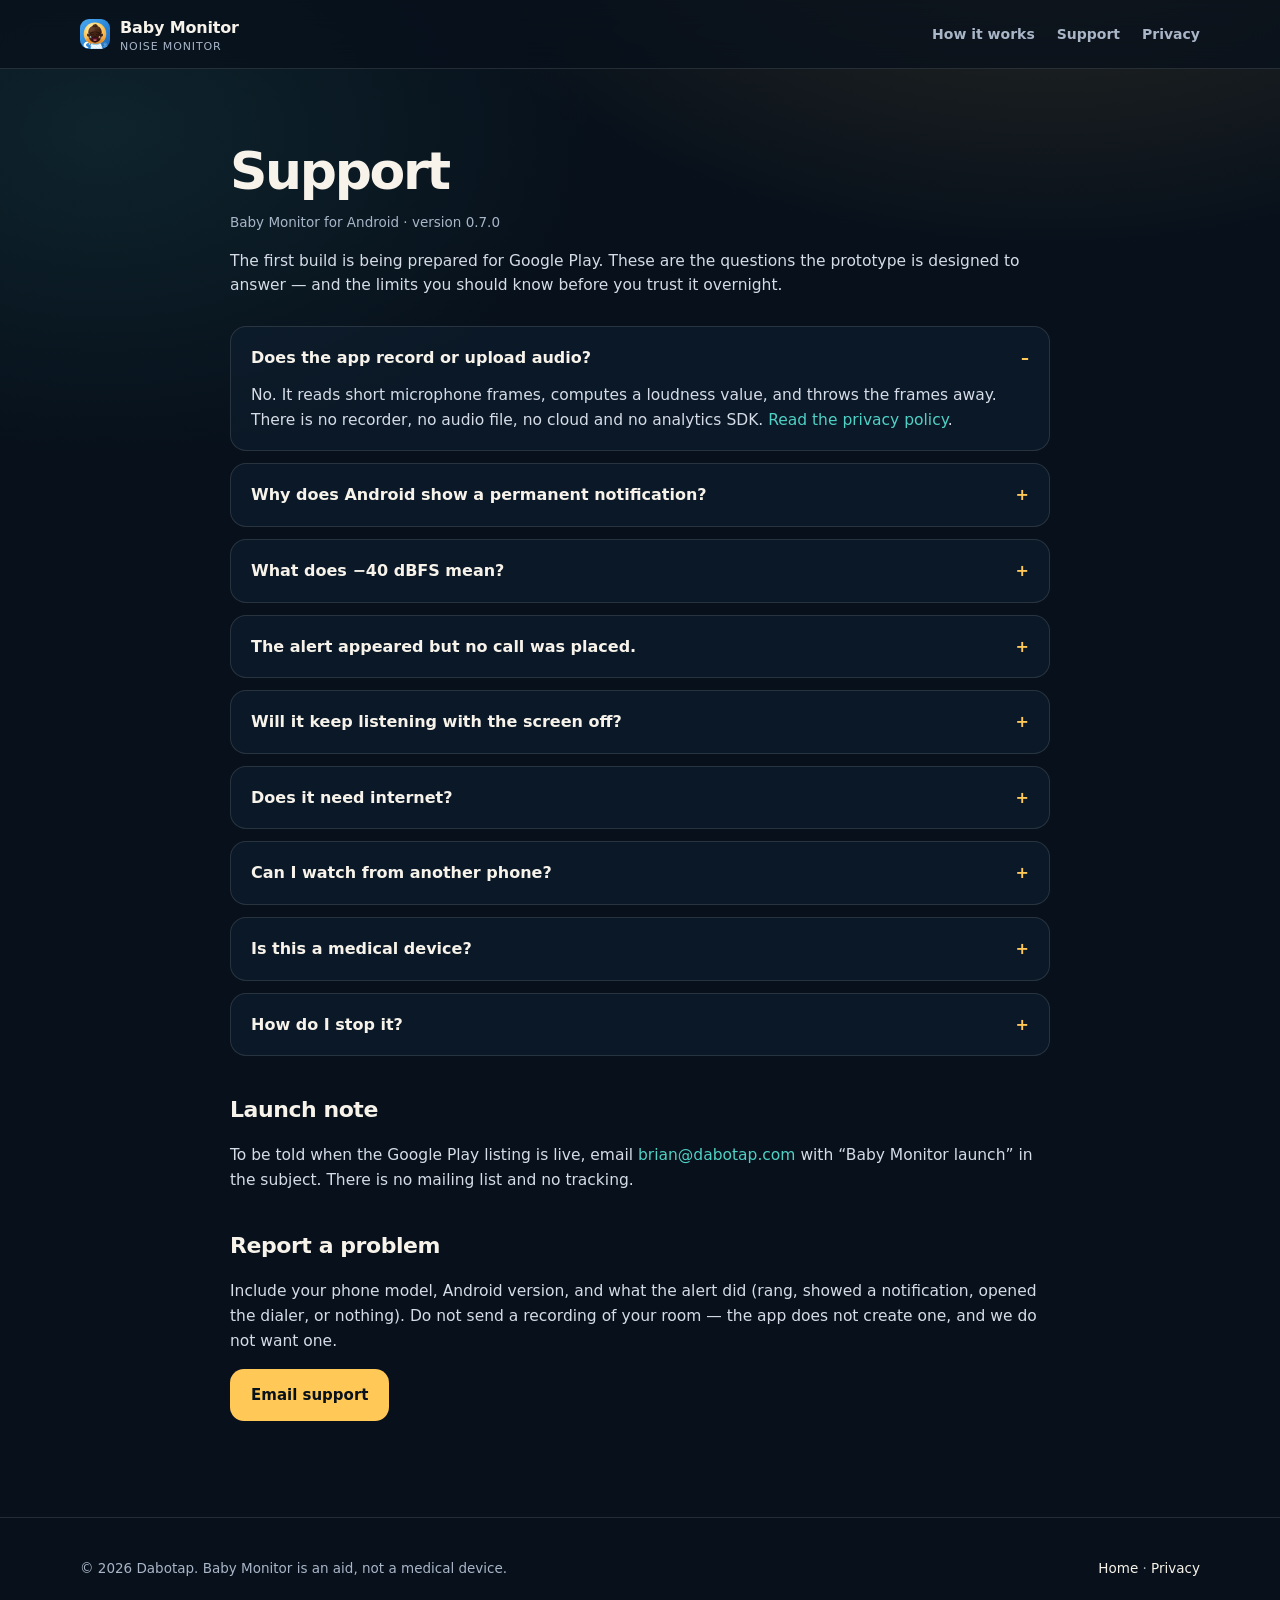
<file: support.html>
<!doctype html>
<html lang="en">
<head>
  <meta charset="utf-8">
  <meta name="viewport" content="width=device-width, initial-scale=1">
  <title>Support — Baby Monitor</title>
  <meta name="description" content="Help with Baby Monitor: why Android shows a notification, how the noise level works, and what to do when an alert does not call.">
  <meta name="theme-color" content="#0B1522">
  <link rel="icon" href="icon.svg" type="image/svg+xml">
  <link rel="stylesheet" href="styles.css">
</head>
<body>
  <header class="site">
    <div class="wrap nav">
      <a class="brand" href="/">
        <img src="icon.svg" alt="">
        <span>Baby Monitor<small>Noise monitor</small></span>
      </a>
      <nav class="links" aria-label="Primary">
        <a href="index.html#how">How it works</a>
        <a href="support.html">Support</a>
        <a href="privacy.html">Privacy</a>
      </nav>
    </div>
  </header>

  <main class="wrap policy">
    <h1>Support</h1>
    <p class="meta">Baby Monitor for Android · version 0.7.0</p>

    <p>
      The first build is being prepared for Google Play. These are the questions the
      prototype is designed to answer — and the limits you should know before you
      trust it overnight.
    </p>

    <div class="faq mt-28">
      <details open>
        <summary>Does the app record or upload audio?</summary>
        <p>
          No. It reads short microphone frames, computes a loudness value, and throws
          the frames away. There is no recorder, no audio file, no cloud and no
          analytics SDK. <a href="privacy.html">Read the privacy policy</a>.
        </p>
      </details>

      <details>
        <summary>Why does Android show a permanent notification?</summary>
        <p>
          Android requires a visible notification for any app that keeps the
          microphone open in the background. Without it the system would stop the
          monitor. The notification also has a Stop button.
        </p>
      </details>

      <details>
        <summary>What does −40 dBFS mean?</summary>
        <p>
          dBFS is loudness relative to the loudest signal the phone can represent;
          0 dBFS is the maximum and quieter sounds are negative. −40 dBFS is roughly
          a loud voice across a quiet room on a typical phone. The absolute number varies by
          device, so use <strong>Learn room</strong> to set it from your own
          room, then adjust by ear.
        </p>
      </details>

      <details>
        <summary>The alert appeared but no call was placed.</summary>
        <p>
          Check three things: the phone number is valid and includes the country code;
          the Phone permission is allowed; and the app has full-screen alert access
          (Android 14+). If calling permission is missing, the alert opens the dialer
          with the number filled in — tap the call button there.
        </p>
      </details>

      <details>
        <summary>Will it keep listening with the screen off?</summary>
        <p>
          Yes, while the foreground service is running. Android’s battery optimisation
          can still stop it, so allow unrestricted battery use for the app. Keep the
          phone plugged in for overnight monitoring. No app can guarantee delivery
          through every manufacturer’s battery saver.
        </p>
      </details>

      <details>
        <summary>Does it need internet?</summary>
        <p>
          The monitor, alert and call work offline. Only optional remote photos need
          internet, through your own Tailscale network. The
          call itself uses your mobile network, as any call does.
        </p>
      </details>

      <details>
        <summary>Can I watch from another phone?</summary>
        <p>
          Yes, on the same Wi-Fi. Turn on <strong>Live view</strong> on the monitor phone,
          open <strong>Watch</strong> on the second phone and pick the room. The phones
          connect to each other directly, with no account, no pairing code and no cloud.
          Audio is always shared; video is optional and the camera runs only while someone
          is watching. Guest networks and routers that isolate devices will block it.
        </p>
      </details>

      <details>
        <summary>Is this a medical device?</summary>
        <p>
          No. It is an audio aid, not a medical device, and not a substitute for adult
          supervision. It detects loudness, not breathing, movement or wellbeing.
        </p>
      </details>

      <details>
        <summary>How do I stop it?</summary>
        <p>
          Open the app and press <strong>Stop monitoring</strong>, or use the Stop action
          on the ongoing notification. Uninstalling also stops it and deletes the
          number and settings.
        </p>
      </details>
    </div>

    <h2 id="early-access">Launch note</h2>
    <p>
      To be told when the Google Play listing is live, email
      <a href="mailto:brian@dabotap.com?subject=Dabotap%20Monitor%20launch%20note">brian@dabotap.com</a>
      with “Baby Monitor launch” in the subject. There is no mailing list and no tracking.
    </p>

    <h2>Report a problem</h2>
    <p>
      Include your phone model, Android version, and what the alert did (rang, showed a
      notification, opened the dialer, or nothing). Do not send a recording of your
      room — the app does not create one, and we do not want one.
    </p>
    <p><a class="btn primary" href="mailto:brian@dabotap.com?subject=Dabotap%20Monitor%20support">Email support</a></p>
  </main>

  <footer class="site">
    <div class="wrap footer-row">
      <span>© 2026 Dabotap. Baby Monitor is an aid, not a medical device.</span>
      <span><a href="index.html">Home</a> · <a href="privacy.html">Privacy</a></span>
    </div>
  </footer>
</body>
</html>
</file>
<file: styles.css>
:root {
  --navy-950: #07101b;
  --navy-900: #0b1522;
  --navy-800: #111f31;
  --navy-700: #1b2c42;
  --cream: #f7f3ea;
  --muted: #a9b6c8;
  --amber: #ffc857;
  --teal: #4fd1c5;
  --coral: #ff6b6b;
  --line: rgba(247, 243, 234, 0.12);
  --radius: 22px;
  --max: 1120px;
}

* { box-sizing: border-box; }

html { scroll-behavior: smooth; }

body {
  margin: 0;
  font-family: ui-sans-serif, system-ui, -apple-system, "Segoe UI", Roboto, Helvetica, Arial, sans-serif;
  background:
    radial-gradient(1100px 700px at 82% -10%, rgba(255, 200, 87, 0.16), transparent 60%),
    radial-gradient(900px 600px at 8% 8%, rgba(79, 209, 197, 0.10), transparent 55%),
    var(--navy-950);
  color: var(--cream);
  line-height: 1.6;
  -webkit-font-smoothing: antialiased;
}

a { color: var(--teal); text-decoration: none; }
a:hover { text-decoration: underline; }

.wrap { width: min(100% - 40px, var(--max)); margin-inline: auto; }

header.site {
  position: sticky;
  top: 0;
  z-index: 20;
  backdrop-filter: blur(14px);
  background: rgba(7, 16, 27, 0.72);
  border-bottom: 1px solid var(--line);
}

.nav {
  display: flex;
  align-items: center;
  gap: 22px;
  min-height: 68px;
}

.brand {
  display: flex;
  align-items: center;
  gap: 10px;
  color: var(--cream);
  font-weight: 750;
  letter-spacing: -0.01em;
}
.brand:hover { text-decoration: none; }
.brand img { width: 30px; height: 30px; border-radius: 9px; }
.brand span small {
  display: block;
  color: var(--muted);
  font-size: 11px;
  font-weight: 500;
  letter-spacing: 0.08em;
  text-transform: uppercase;
  line-height: 1.2;
}

.nav .links { margin-left: auto; display: flex; gap: 22px; align-items: center; }
.nav .links a { color: var(--muted); font-size: 14px; font-weight: 550; }
.nav .links a:hover { color: var(--cream); text-decoration: none; }

.hero {
  display: grid;
  grid-template-columns: 1.05fr 0.95fr;
  gap: 56px;
  align-items: center;
  padding: 84px 0 72px;
}

.eyebrow {
  display: inline-flex;
  align-items: center;
  gap: 8px;
  padding: 7px 12px;
  border: 1px solid var(--line);
  border-radius: 999px;
  color: var(--amber);
  font-size: 12px;
  font-weight: 700;
  letter-spacing: 0.09em;
  text-transform: uppercase;
  background: rgba(255, 200, 87, 0.06);
}
.eyebrow .dot {
  width: 7px; height: 7px; border-radius: 50%;
  background: var(--amber);
  box-shadow: 0 0 0 4px rgba(255, 200, 87, 0.14);
}

h1 {
  font-size: clamp(40px, 5.8vw, 72px);
  line-height: 1.02;
  letter-spacing: -0.045em;
  margin: 20px 0 18px;
  font-weight: 780;
}
h1 em { font-style: normal; color: var(--amber); }

.lede { font-size: clamp(17px, 1.5vw, 20px); color: var(--muted); max-width: 56ch; }

.actions { display: flex; flex-wrap: wrap; gap: 12px; margin-top: 28px; align-items: center; }

.btn {
  display: inline-flex;
  align-items: center;
  gap: 10px;
  padding: 13px 20px;
  border-radius: 14px;
  font-weight: 700;
  font-size: 15px;
  border: 1px solid transparent;
}
.btn.primary { background: var(--amber); color: var(--navy-950); }
.btn.primary:hover { text-decoration: none; filter: brightness(1.05); }
.btn.ghost { border-color: var(--line); color: var(--cream); }
.btn.ghost:hover { background: rgba(247, 243, 234, 0.06); text-decoration: none; }

.fineprint { color: var(--muted); font-size: 13px; margin-top: 14px; }

.phone {
  justify-self: end;
  width: min(340px, 100%);
  border-radius: 44px;
  padding: 12px;
  background: linear-gradient(160deg, #2a3a50, #0e1a2a);
  border: 1px solid rgba(247, 243, 234, 0.16);
  box-shadow: 0 40px 90px rgba(0, 0, 0, 0.55);
  transform: rotate(-2.5deg);
}
.phone img { display: block; width: 100%; border-radius: 34px; }
.phone .notch {
  width: 96px; height: 22px; border-radius: 999px;
  background: #050a10; margin: -34px auto 18px; position: relative; z-index: 2;
}

section { padding: 64px 0; border-top: 1px solid var(--line); }

.section-head { display: flex; align-items: end; justify-content: space-between; gap: 24px; margin-bottom: 28px; }
.section-head h2 { font-size: clamp(28px, 3.5vw, 42px); letter-spacing: -0.03em; margin: 0; }
.section-head p { color: var(--muted); margin: 0; max-width: 46ch; }

.grid { display: grid; grid-template-columns: repeat(3, 1fr); gap: 18px; }

.card {
  background: linear-gradient(180deg, rgba(27, 44, 66, 0.75), rgba(11, 21, 34, 0.75));
  border: 1px solid var(--line);
  border-radius: var(--radius);
  padding: 24px;
}
.card .icon {
  width: 42px; height: 42px; border-radius: 12px;
  display: grid; place-items: center;
  background: rgba(255, 200, 87, 0.12);
  color: var(--amber);
  margin-bottom: 14px;
}
.card h3 { margin: 0 0 8px; font-size: 19px; letter-spacing: -0.015em; }
.card p { margin: 0; color: var(--muted); font-size: 14.5px; }

.steps { display: grid; grid-template-columns: repeat(3, 1fr); gap: 18px; counter-reset: step; }
.step { position: relative; padding: 24px 24px 24px 78px; }
.step::before {
  counter-increment: step;
  content: counter(step);
  position: absolute; left: 24px; top: 24px;
  width: 38px; height: 38px; border-radius: 50%;
  display: grid; place-items: center;
  border: 1px solid rgba(255, 200, 87, 0.35);
  color: var(--amber); font-weight: 800;
}

.note {
  border-left: 3px solid var(--amber);
  background: rgba(255, 200, 87, 0.07);
  border-radius: 0 14px 14px 0;
  padding: 16px 18px;
  color: var(--cream);
  font-size: 14.5px;
}
.note strong { color: var(--amber); }

.faq { display: grid; gap: 12px; }
details {
  border: 1px solid var(--line);
  border-radius: 16px;
  padding: 18px 20px;
  background: rgba(17, 31, 49, 0.58);
}
details summary {
  cursor: pointer;
  font-weight: 650;
  list-style: none;
  display: flex; justify-content: space-between; gap: 16px;
}
details summary::-webkit-details-marker { display: none; }
details summary::after { content: "+"; color: var(--amber); font-weight: 800; }
details[open] summary::after { content: "–"; }
details p { color: var(--muted); margin: 12px 0 0; }

footer.site {
  border-top: 1px solid var(--line);
  padding: 40px 0 54px;
  color: var(--muted);
  font-size: 13.5px;
}
footer.site .footer-row { display: flex; flex-wrap: wrap; gap: 18px; justify-content: space-between; }
footer.site a { color: var(--cream); }

.policy { padding: 56px 0 80px; max-width: 820px; }
.policy h1 { font-size: clamp(34px, 4.5vw, 52px); margin-bottom: 8px; }
.policy h2 { font-size: 22px; margin: 36px 0 10px; letter-spacing: -0.02em; }
.policy h3 { font-size: 17px; margin: 24px 0 8px; }
.policy p, .policy li { color: #d5dce7; font-size: 15.5px; }
.policy ul { padding-left: 22px; }
.policy .meta { color: var(--muted); font-size: 13.5px; }
.policy table { width: 100%; border-collapse: collapse; margin: 14px 0; font-size: 14.5px; }
.policy th, .policy td { text-align: left; padding: 10px 12px; border-bottom: 1px solid var(--line); vertical-align: top; }
.policy th { color: var(--amber); font-weight: 650; }

@media (max-width: 900px) {
  .hero { grid-template-columns: 1fr; gap: 36px; padding-top: 56px; }
  .phone { justify-self: start; transform: rotate(-1.5deg); }
  .grid, .steps { grid-template-columns: 1fr; }
  .step { padding: 20px 20px 20px 70px; }
  .step::before { left: 20px; top: 20px; }
  .section-head { flex-direction: column; align-items: start; }
}

@media (max-width: 560px) {
  .nav .links { gap: 14px; }
  .nav .links a:first-child { display: none; }
  .brand span small { display: none; }
}

/* Utility spacing kept as classes so the Cloudflare CSP can stay strict. */
.mt-22 { margin-top: 22px; }
.mt-28 { margin-top: 28px; }
.mt-40 { margin-top: 40px; }
</file>
<file: demo.css>
/* Foreground-service demo pages. Shared by fgs-microphone.html and fgs-camera.html. */

.demo { padding: 28px 0 72px; }

.demo .eyebrow { display: inline-flex; align-items: center; gap: 8px; color: var(--teal); font-size: 12px; font-weight: 700; letter-spacing: 0.14em; text-transform: uppercase; }
.demo .eyebrow .dot { width: 7px; height: 7px; border-radius: 50%; background: var(--teal); box-shadow: 0 0 0 4px rgba(79, 209, 197, 0.14); }

.demo h1 { font-size: clamp(34px, 5vw, 58px); line-height: 1.02; letter-spacing: -0.035em; margin: 14px 0 12px; }
.demo .lede { color: var(--muted); font-size: 18px; max-width: 760px; margin: 0 0 26px; }

.player { margin: 0 0 12px; border-radius: 18px; overflow: hidden; background: #000; border: 1px solid var(--line); box-shadow: 0 30px 70px rgba(0,0,0,0.45); }
.player video { display: block; width: 100%; height: auto; aspect-ratio: 16 / 9; background: #000; }

.meta { display: flex; flex-wrap: wrap; gap: 8px 18px; color: var(--muted); font-size: 13px; margin: 0 0 34px; }
.meta span::before { content: "·"; color: var(--teal); margin-right: 8px; }
.meta span:first-child::before { content: none; margin: 0; }

.actions { display: flex; flex-wrap: wrap; gap: 12px; margin: 0 0 40px; }

.cols { display: grid; grid-template-columns: 1.15fr 0.85fr; gap: 36px; align-items: start; }
@media (max-width: 860px) { .cols { grid-template-columns: 1fr; gap: 26px; } }

.demo h2 { font-size: 24px; letter-spacing: -0.02em; margin: 0 0 14px; }
.demo h3 { font-size: 15px; letter-spacing: 0.02em; margin: 0 0 6px; }

.timeline { list-style: none; margin: 0; padding: 0; border-left: 1px solid var(--line); }
.timeline li { position: relative; padding: 0 0 18px 22px; color: var(--muted); }
.timeline li::before { content: ""; position: absolute; left: -5px; top: 7px; width: 9px; height: 9px; border-radius: 50%; background: var(--navy-800); border: 2px solid var(--teal); }
.timeline b { display: inline-block; min-width: 46px; color: var(--teal); font-variant-numeric: tabular-nums; font-weight: 700; }

.panel { background: rgba(17, 31, 49, 0.65); border: 1px solid var(--line); border-radius: var(--radius); padding: 22px 22px 18px; }
.panel + .panel { margin-top: 18px; }
.panel p { margin: 0 0 10px; color: var(--muted); font-size: 15px; }
.panel p:last-child { margin-bottom: 0; }
.panel .k { color: var(--cream); font-weight: 650; }
.panel code { font-size: 13px; color: var(--teal); }

.copy { background: #050c14; border: 1px solid var(--line); border-radius: 14px; padding: 16px 18px; color: #cfdae6; font-size: 14px; line-height: 1.55; white-space: pre-wrap; }
.copy + .copy { margin-top: 12px; }

.note { color: var(--muted); font-size: 13px; border-top: 1px solid var(--line); padding-top: 18px; margin-top: 36px; }
.note a { color: var(--teal); }

.other { display: flex; align-items: center; justify-content: space-between; gap: 18px; margin-top: 34px; padding: 18px 22px; border: 1px solid var(--line); border-radius: var(--radius); background: rgba(17, 31, 49, 0.5); }
.other p { margin: 0; color: var(--muted); font-size: 14px; }
.other a { font-weight: 650; }
</file>
